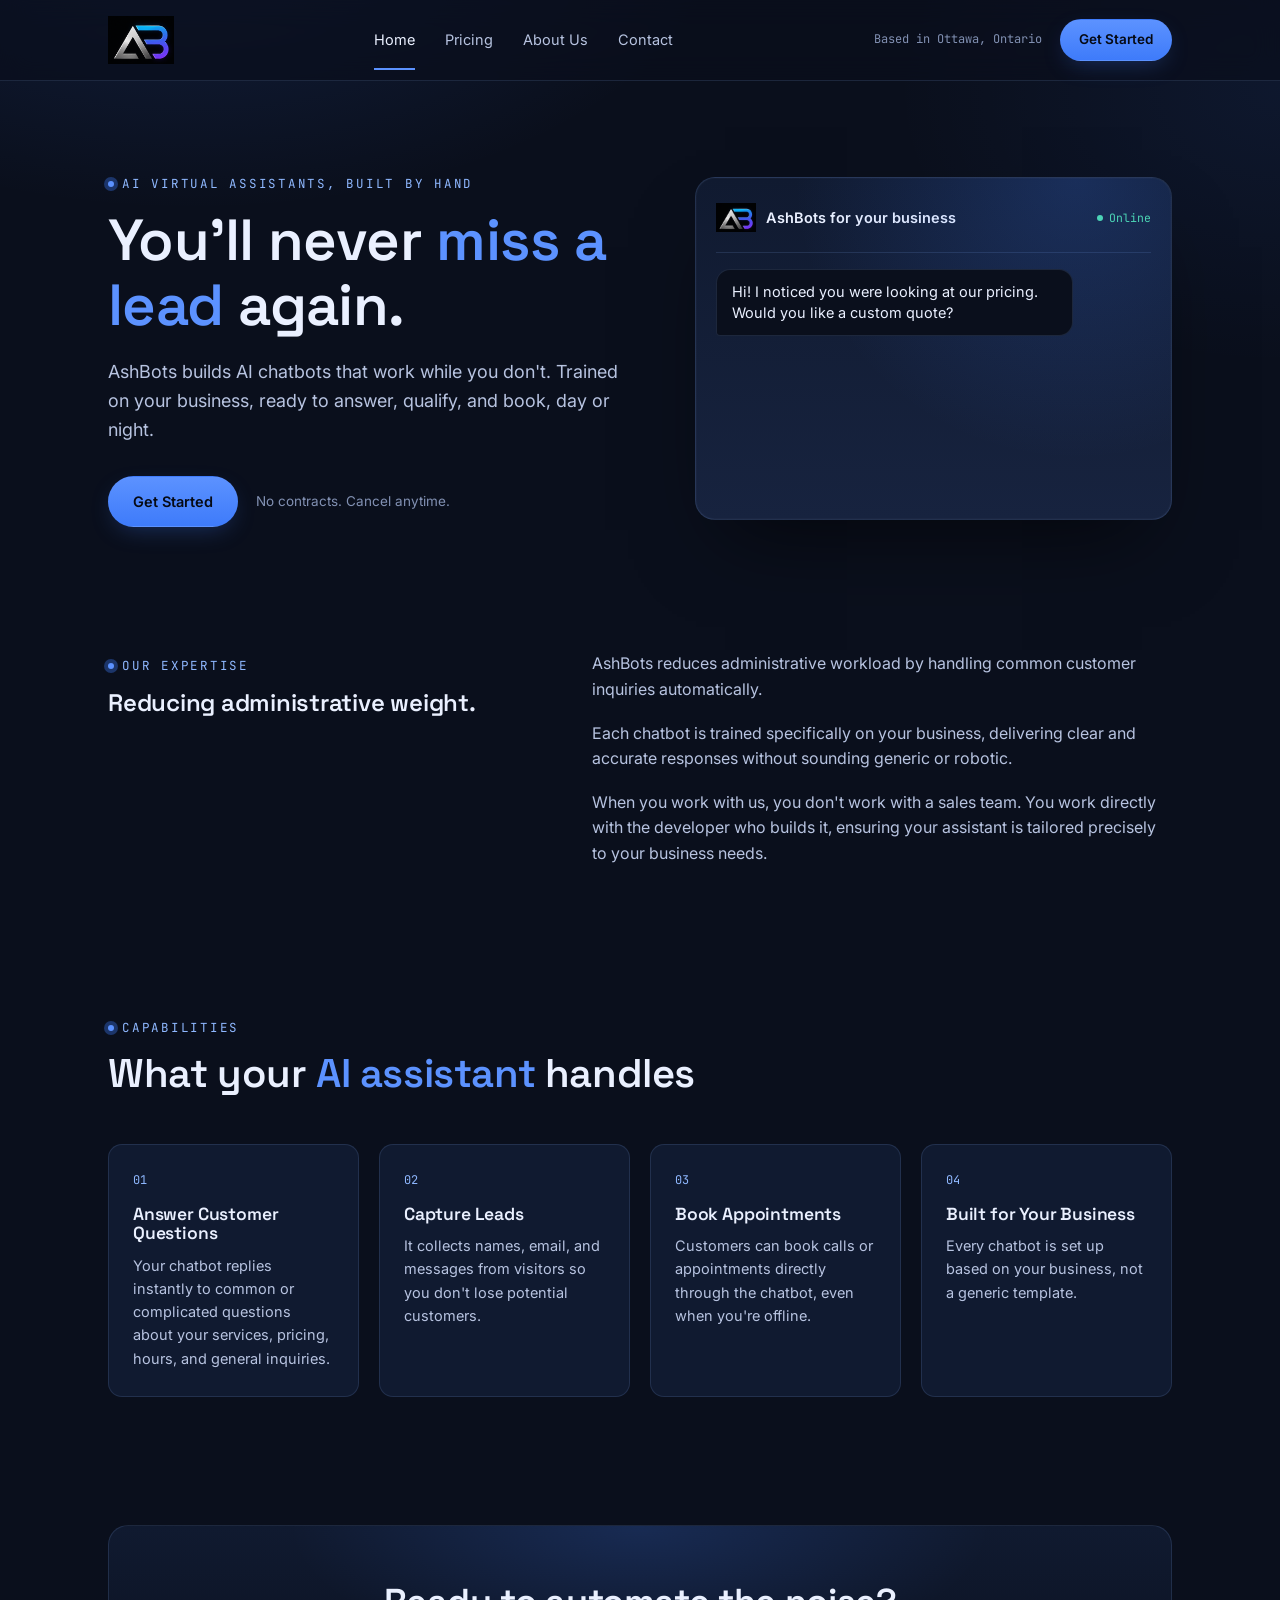
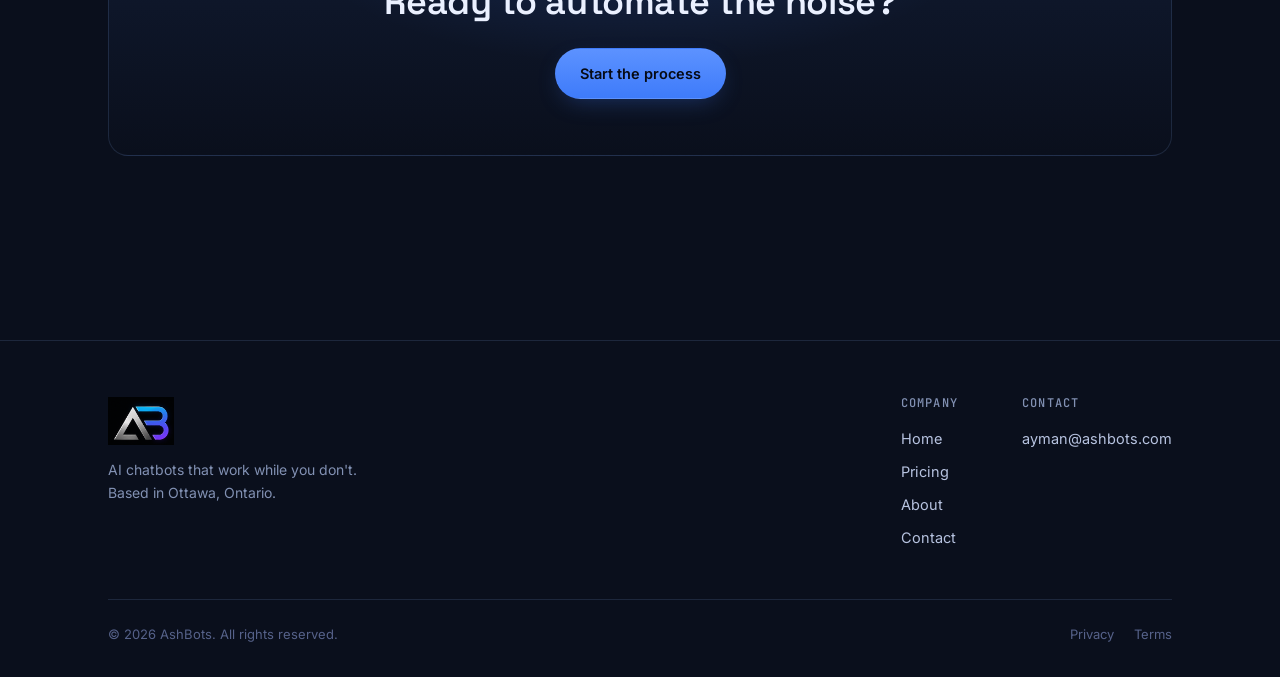
<file: Ashbots/index.html>
<!DOCTYPE html>
<html lang="en">
<head>
<meta charset="UTF-8">
<meta name="viewport" content="width=device-width, initial-scale=1">
<title>AshBots - Custom AI Chatbots for Your Business</title>
<meta name="description" content="Build custom AI chatbots that help businesses reply to customers instantly, capture leads, and handle bookings 24/7. Work directly with the developer who builds it.">
<meta name="keywords" content="AI chatbot, custom chatbot, business automation, lead capture, customer service, 24/7 support">
<link rel="preconnect" href="https://fonts.googleapis.com">
<link href="https://fonts.googleapis.com/css2?family=Space+Grotesk:wght@500;600;700&family=Inter:wght@400;500;600&family=JetBrains+Mono:wght@400;500&display=swap" rel="stylesheet">
<link rel="stylesheet" href="styles.css">
<link rel="icon" type="image/png" href="favicon.png">
</head>
<body>

<header class="site">
  <nav class="nav">
    <a href="index.html" class="brand">
      <img src="logo-icon.png" alt="AshBots" class="brand-logo">
    </a>
    <div class="nav-links">
      <a href="index.html" class="active">Home</a>
      <a href="pricing.html">Pricing</a>
      <a href="about.html">About Us</a>
      <a href="contact.html">Contact</a>
    </div>
    <div class="nav-cta">
      <span class="location-tag">Based in Ottawa, Ontario</span>
      <a href="contact.html" class="btn btn-primary btn-sm">Get Started</a>
    </div>
  </nav>
</header>

<main class="wrap">

  <section class="hero">
    <div>
      <span class="eyebrow">AI virtual assistants, built by hand</span>
      <h1>You'll never <span class="accent">miss a lead</span> again.</h1>
      <p class="sub">AshBots builds AI chatbots that work while you don't. Trained on your business, ready to answer, qualify, and book, day or night.</p>
      <div class="actions">
        <a href="pricing.html" class="btn btn-primary">Get Started</a>
        <span class="fineprint">No contracts. Cancel anytime.</span>
      </div>
    </div>

    <div class="chat-demo">
      <div class="chat-head">
        <div class="chat-avatar">
          <img src="logo-icon.png" alt="AshBots">
        </div>
        <div class="who">AshBots for your business</div>
        <div class="status">Online</div>
      </div>
      <div class="chat-body" id="chatBody"></div>
    </div>
  </section>

  <section id="expertise">
    <div class="split">
      <div>
        <span class="eyebrow">Our Expertise</span>
        <h2>Reducing administrative weight.</h2>
      </div>
      <div class="content-block">
        <p>AshBots reduces administrative workload by handling common customer inquiries automatically.</p>
        <p>Each chatbot is trained specifically on your business, delivering clear and accurate responses without sounding generic or robotic.</p>
        <p>When you work with us, you don't work with a sales team. You work directly with the developer who builds it, ensuring your assistant is tailored precisely to your business needs.</p>
      </div>
    </div>
  </section>

  <section id="handles">
    <div class="section-head">
      <span class="eyebrow">Capabilities</span>
      <h2>What your <span class="accent">AI assistant</span> handles</h2>
    </div>
    <div class="grid-4">
      <div class="card">
        <div class="num">01</div>
        <h3>Answer Customer Questions</h3>
        <p>Your chatbot replies instantly to common or complicated questions about your services, pricing, hours, and general inquiries.</p>
      </div>
      <div class="card">
        <div class="num">02</div>
        <h3>Capture Leads</h3>
        <p>It collects names, email, and messages from visitors so you don't lose potential customers.</p>
      </div>
      <div class="card">
        <div class="num">03</div>
        <h3>Book Appointments</h3>
        <p>Customers can book calls or appointments directly through the chatbot, even when you're offline.</p>
      </div>
      <div class="card">
        <div class="num">04</div>
        <h3>Built for Your Business</h3>
        <p>Every chatbot is set up based on your business, not a generic template.</p>
      </div>
    </div>
  </section>

  <section>
    <div class="cta-band">
      <h2>Ready to automate the noise?</h2>
      <a href="contact.html" class="btn btn-primary">Start the process</a>
    </div>
  </section>

</main>

<footer class="site">
  <div class="wrap">
    <div class="footer-grid">
      <div class="footer-brand">
        <a href="index.html" class="brand">
          <img src="logo-icon.png" alt="AshBots" class="brand-logo">
        </a>
        <p>AI chatbots that work while you don't. Based in Ottawa, Ontario.</p>
      </div>
      <div class="footer-cols">
        <div class="footer-col">
          <h4>Company</h4>
          <a href="index.html">Home</a>
          <a href="pricing.html">Pricing</a>
          <a href="about.html">About</a>
          <a href="contact.html">Contact</a>
        </div>
        <div class="footer-col">
          <h4>Contact</h4>
          <a href="mailto:ayman@ashbots.com">ayman@ashbots.com</a>
        </div>
      </div>
    </div>
    <div class="footer-bottom">
      <span>&copy; 2026 AshBots. All rights reserved.</span>
      <div class="legal">
        <a href="#">Privacy</a>
        <a href="#">Terms</a>
      </div>
    </div>
  </div>
</footer>

<script src="script.js"></script>
</body>
</html>
</file>
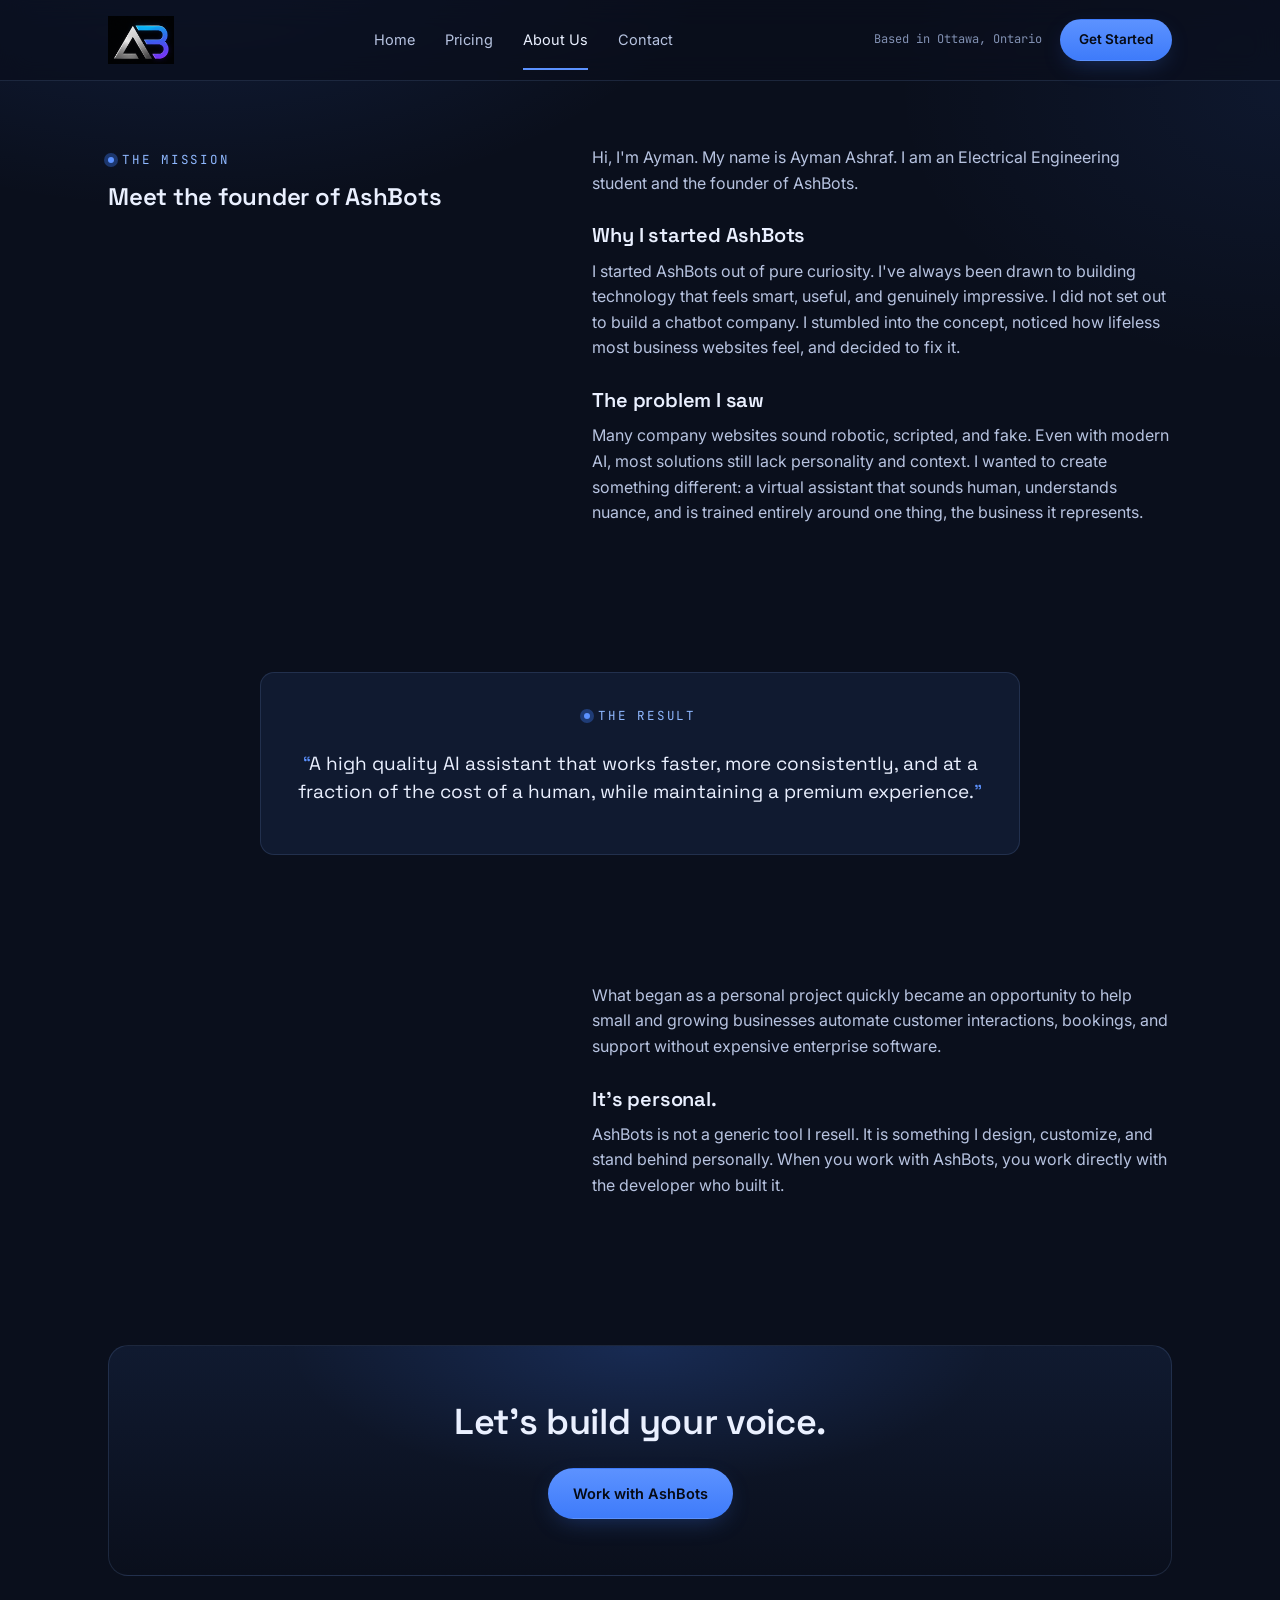
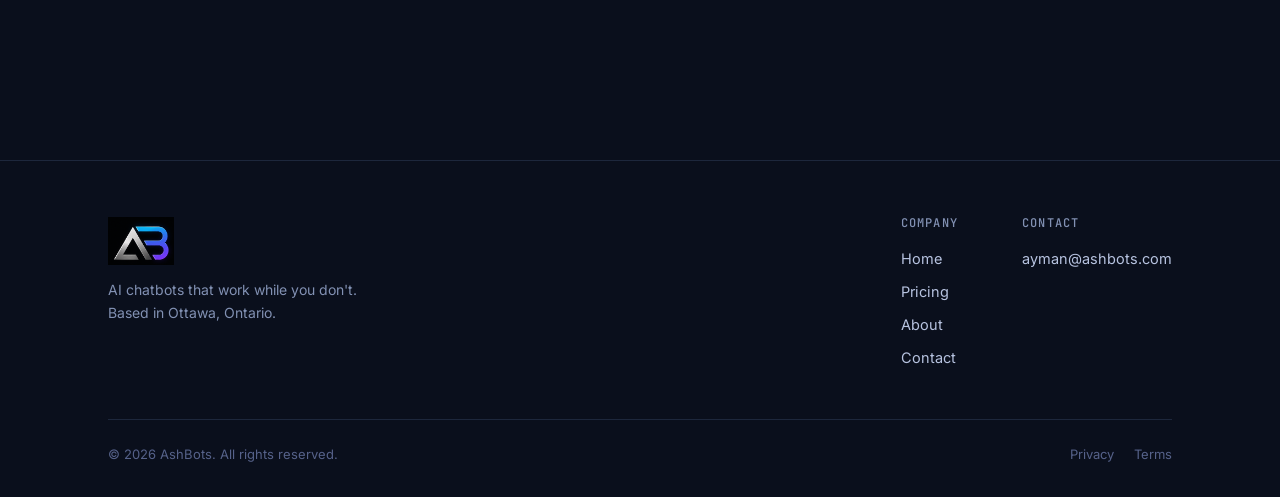
<file: Ashbots/about.html>
<!DOCTYPE html>
<html lang="en">
<head>
<meta charset="UTF-8">
<meta name="viewport" content="width=device-width, initial-scale=1">
<title>About Us - AshBots</title>
<meta name="description" content="Meet Ayman Ashraf, founder of AshBots. Why he started building AI chatbots with personality instead of generic lead capture bots.">
<link rel="preconnect" href="https://fonts.googleapis.com">
<link href="https://fonts.googleapis.com/css2?family=Space+Grotesk:wght@500;600;700&family=Inter:wght@400;500;600&family=JetBrains+Mono:wght@400;500&display=swap" rel="stylesheet">
<link rel="stylesheet" href="styles.css">
<link rel="icon" type="image/png" href="favicon.png">
</head>
<body>

<header class="site">
  <nav class="nav">
    <a href="index.html" class="brand">
      <img src="logo-icon.png" alt="AshBots" class="brand-logo">
    </a>
    <div class="nav-links">
      <a href="index.html">Home</a>
      <a href="pricing.html">Pricing</a>
      <a href="about.html" class="active">About Us</a>
      <a href="contact.html">Contact</a>
    </div>
    <div class="nav-cta">
      <span class="location-tag">Based in Ottawa, Ontario</span>
      <a href="contact.html" class="btn btn-primary btn-sm">Get Started</a>
    </div>
  </nav>
</header>

<main class="wrap">

  <section>
    <div class="split">
      <div>
        <span class="eyebrow">The Mission</span>
        <h2>Meet the founder of AshBots</h2>
      </div>
      <div class="content-block">
        <p>Hi, I'm Ayman. My name is Ayman Ashraf. I am an Electrical Engineering student and the founder of AshBots.</p>

        <h3>Why I started AshBots</h3>
        <p>I started AshBots out of pure curiosity. I've always been drawn to building technology that feels smart, useful, and genuinely impressive. I did not set out to build a chatbot company. I stumbled into the concept, noticed how lifeless most business websites feel, and decided to fix it.</p>

        <h3>The problem I saw</h3>
        <p>Many company websites sound robotic, scripted, and fake. Even with modern AI, most solutions still lack personality and context. I wanted to create something different: a virtual assistant that sounds human, understands nuance, and is trained entirely around one thing, the business it represents.</p>
      </div>
    </div>
  </section>

  <section>
    <div class="stat-panel" style="max-width: 760px; margin: 0 auto; text-align: center;">
      <span class="eyebrow" style="justify-content:center; width:100%;">The Result</span>
      <p class="quote" style="margin-top: 10px;">A high quality AI assistant that works faster, more consistently, and at a fraction of the cost of a human, while maintaining a premium experience.</p>
    </div>
  </section>

  <section>
    <div class="split">
      <div></div>
      <div class="content-block">
        <p>What began as a personal project quickly became an opportunity to help small and growing businesses automate customer interactions, bookings, and support without expensive enterprise software.</p>

        <h3>It's personal.</h3>
        <p>AshBots is not a generic tool I resell. It is something I design, customize, and stand behind personally. When you work with AshBots, you work directly with the developer who built it.</p>
      </div>
    </div>
  </section>

  <section>
    <div class="cta-band">
      <h2>Let's build your voice.</h2>
      <a href="contact.html" class="btn btn-primary">Work with AshBots</a>
    </div>
  </section>

</main>
<footer class="site">
  <div class="wrap">
    <div class="footer-grid">
      <div class="footer-brand">
        <a href="index.html" class="brand">
          <img src="logo-icon.png" alt="AshBots" class="brand-logo">
        </a>
        <p>AI chatbots that work while you don't. Based in Ottawa, Ontario.</p>
      </div>
      <div class="footer-cols">
        <div class="footer-col">
          <h4>Company</h4>
          <a href="index.html">Home</a>
          <a href="pricing.html">Pricing</a>
          <a href="about.html">About</a>
          <a href="contact.html">Contact</a>
        </div>
        <div class="footer-col">
          <h4>Contact</h4>
          <a href="mailto:ayman@ashbots.com">ayman@ashbots.com</a>
        </div>
      </div>
    </div>
    <div class="footer-bottom">
      <span>&copy; 2026 AshBots. All rights reserved.</span>
      <div class="legal">
        <a href="#">Privacy</a>
        <a href="#">Terms</a>
      </div>
    </div>
  </div>
</footer>

<script src="script.js"></script>
</body>
</html>
</file>
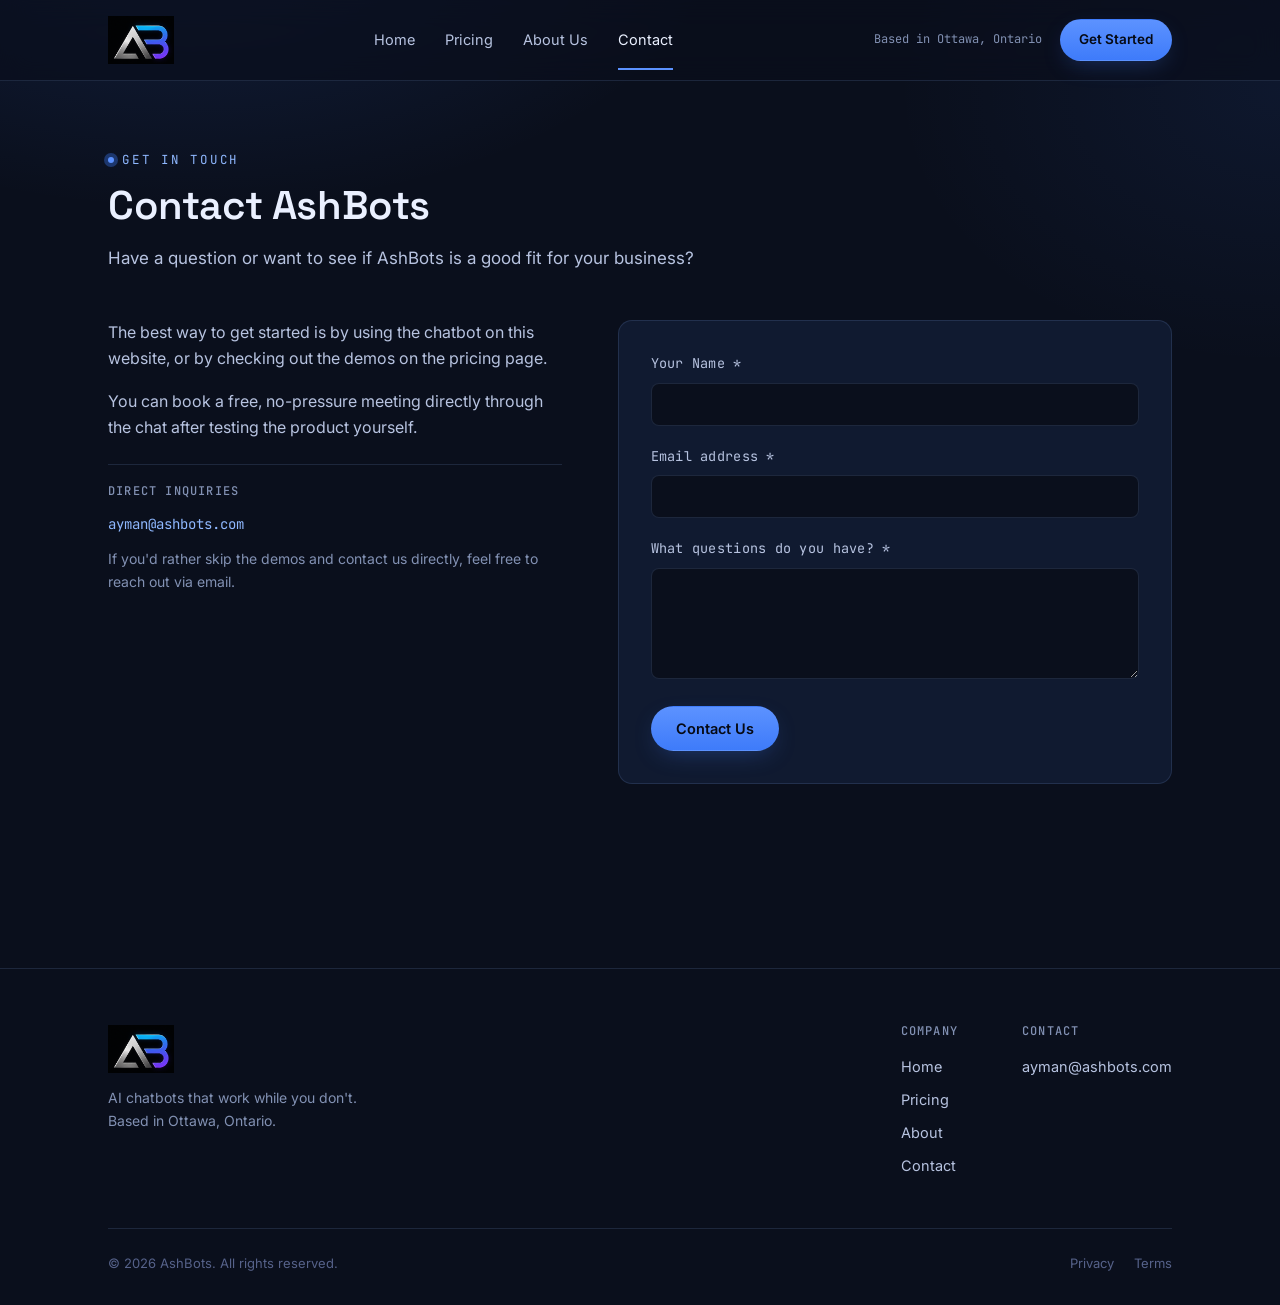
<file: Ashbots/contact.html>
<!DOCTYPE html>
<html lang="en">
<head>
<meta charset="UTF-8">
<meta name="viewport" content="width=device-width, initial-scale=1">
<title>Contact - AshBots</title>
<meta name="description" content="Get in touch with AshBots. Test the chatbot, check the demos, or reach out directly to start your custom AI assistant.">
<link rel="preconnect" href="https://fonts.googleapis.com">
<link href="https://fonts.googleapis.com/css2?family=Space+Grotesk:wght@500;600;700&family=Inter:wght@400;500;600&family=JetBrains+Mono:wght@400;500&display=swap" rel="stylesheet">
<link rel="stylesheet" href="styles.css">
<link rel="icon" type="image/png" href="favicon.png">
</head>
<body>

<header class="site">
  <nav class="nav">
    <a href="index.html" class="brand">
      <img src="logo-icon.png" alt="AshBots" class="brand-logo">
    </a>
    <div class="nav-links">
      <a href="index.html">Home</a>
      <a href="pricing.html">Pricing</a>
      <a href="about.html">About Us</a>
      <a href="contact.html" class="active">Contact</a>
    </div>
    <div class="nav-cta">
      <span class="location-tag">Based in Ottawa, Ontario</span>
      <a href="contact.html" class="btn btn-primary btn-sm">Get Started</a>
    </div>
  </nav>
</header>

<main class="wrap">

  <section>
    <div class="section-head" style="max-width: 620px;">
      <span class="eyebrow">Get in touch</span>
      <h2>Contact AshBots</h2>
      <p class="lead" style="margin-top: 16px;">Have a question or want to see if AshBots is a good fit for your business?</p>
    </div>

    <div class="contact-grid">
      <div>
        <div class="content-block">
          <p>The best way to get started is by using the chatbot on this website, or by checking out the demos on the pricing page.</p>
          <p>You can book a free, no-pressure meeting directly through the chat after testing the product yourself.</p>
        </div>
        <div class="direct-box">
          <h4 style="font-family: var(--font-mono); font-size: 12px; letter-spacing: 0.1em; text-transform: uppercase; color: var(--ink-500); font-weight: 500; margin-bottom: 12px;">Direct Inquiries</h4>
          <a href="mailto:ayman@ashbots.com" class="email">ayman@ashbots.com</a>
          <p style="color: var(--ink-500); font-size: 14px; margin-top: 12px;">If you'd rather skip the demos and contact us directly, feel free to reach out via email.</p>
        </div>
      </div>

      <div class="form-panel">
        <form onsubmit="return false;">
          <div class="field">
            <label for="name">Your Name *</label>
            <input type="text" id="name" name="name" required>
          </div>
          <div class="field">
            <label for="email">Email address *</label>
            <input type="email" id="email" name="email" required>
          </div>
          <div class="field">
            <label for="message">What questions do you have? *</label>
            <textarea id="message" name="message" rows="5" required></textarea>
          </div>
          <button type="submit" class="btn btn-primary">Contact Us</button>
        </form>
      </div>
    </div>
  </section>

</main>

<footer class="site">
  <div class="wrap">
    <div class="footer-grid">
      <div class="footer-brand">
        <a href="index.html" class="brand">
          <img src="logo-icon.png" alt="AshBots" class="brand-logo">
        </a>
        <p>AI chatbots that work while you don't. Based in Ottawa, Ontario.</p>
      </div>
      <div class="footer-cols">
        <div class="footer-col">
          <h4>Company</h4>
          <a href="index.html">Home</a>
          <a href="pricing.html">Pricing</a>
          <a href="about.html">About</a>
          <a href="contact.html">Contact</a>
        </div>
        <div class="footer-col">
          <h4>Contact</h4>
          <a href="mailto:ayman@ashbots.com">ayman@ashbots.com</a>
        </div>
      </div>
    </div>
    <div class="footer-bottom">
      <span>&copy; 2026 AshBots. All rights reserved.</span>
      <div class="legal">
        <a href="#">Privacy</a>
        <a href="#">Terms</a>
      </div>
    </div>
  </div>
</footer>

<script src="script.js"></script>
</body>
</html>
</file>
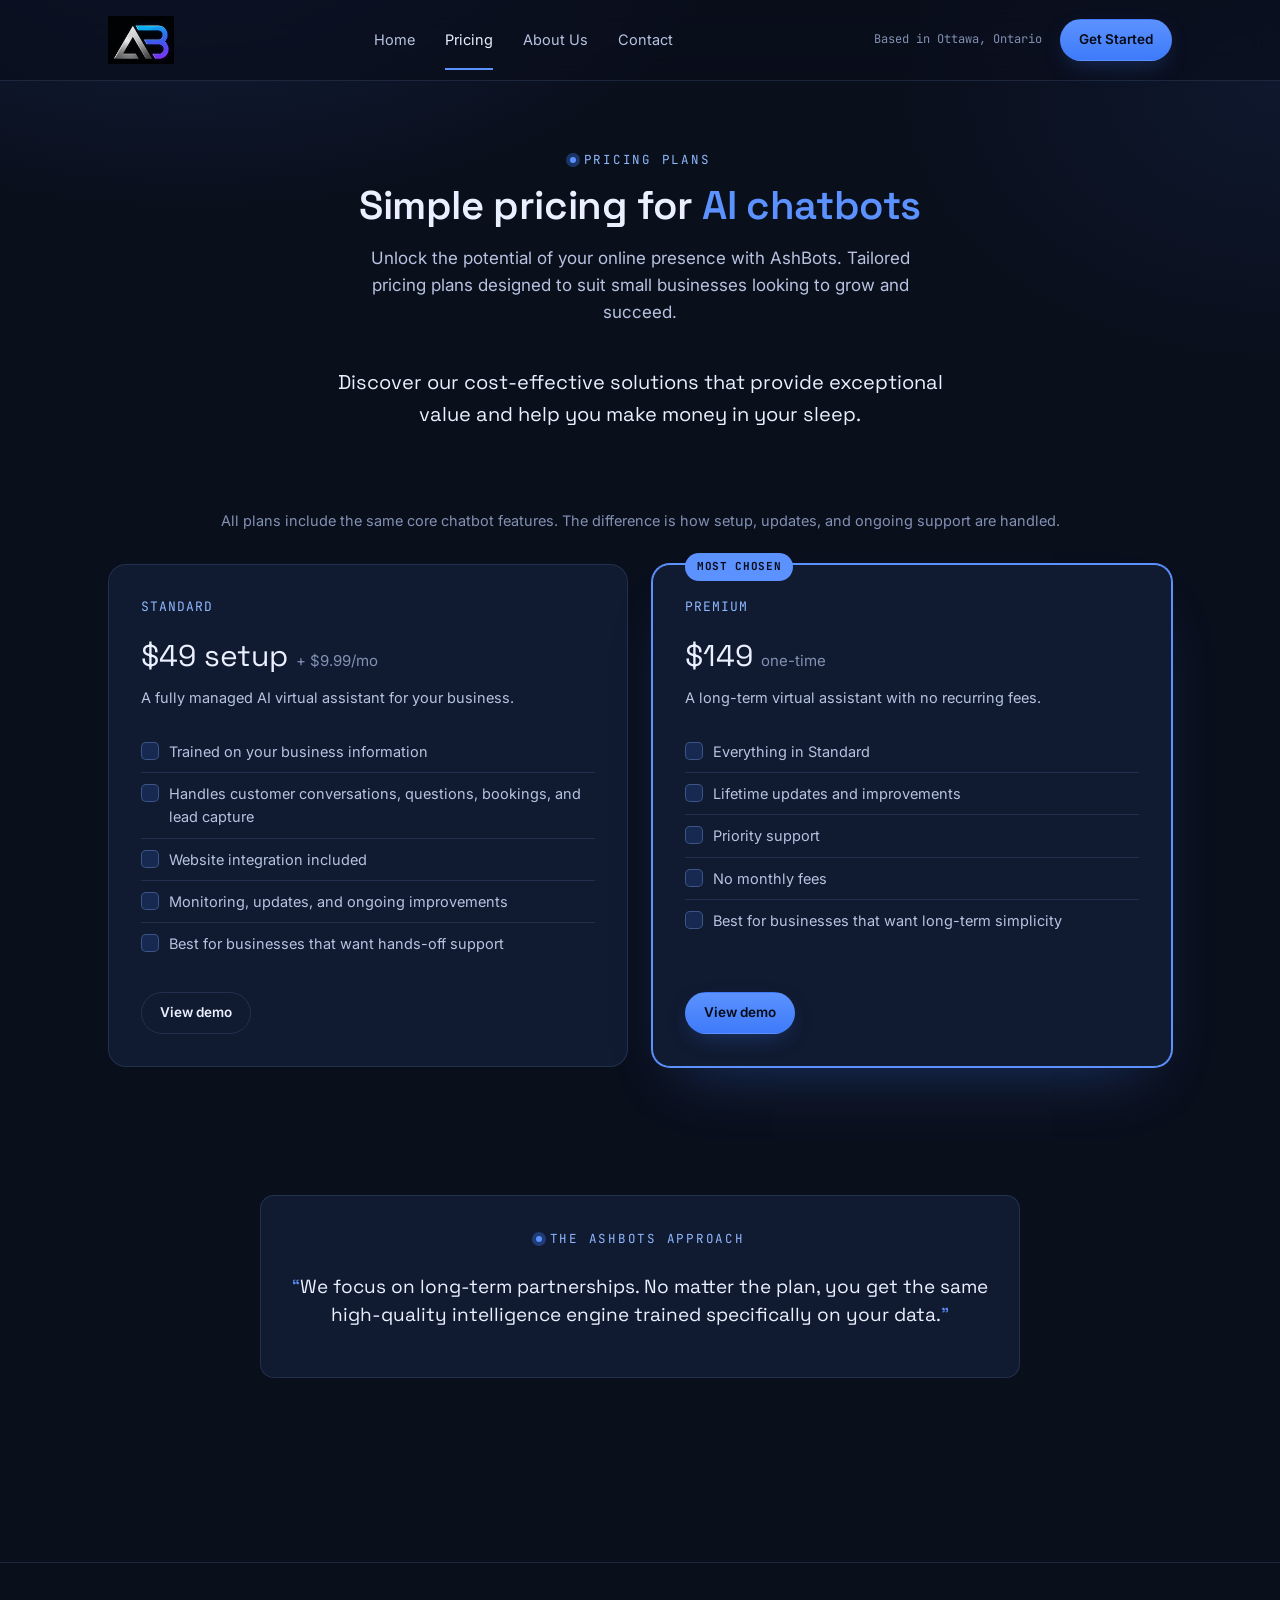
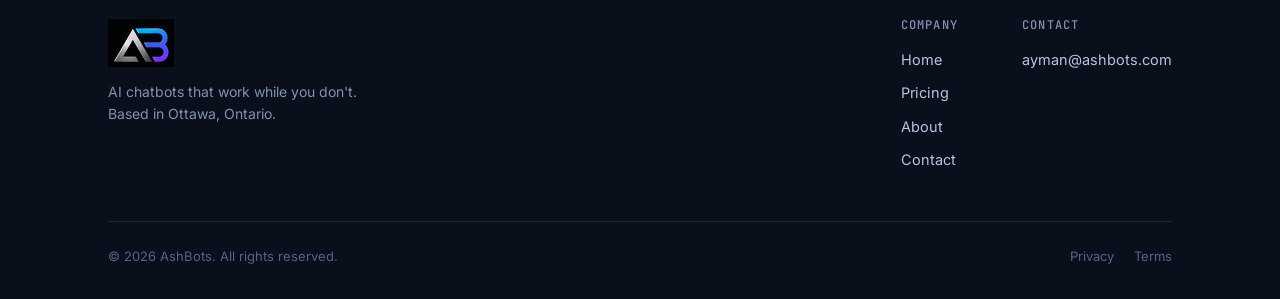
<file: Ashbots/pricing.html>
<!DOCTYPE html>
<html lang="en">
<head>
<meta charset="UTF-8">
<meta name="viewport" content="width=device-width, initial-scale=1">
<title>Pricing - AshBots</title>
<meta name="description" content="Simple, transparent pricing for custom AI chatbots. Standard monthly plan or one-time Premium, no hidden fees.">
<link rel="preconnect" href="https://fonts.googleapis.com">
<link href="https://fonts.googleapis.com/css2?family=Space+Grotesk:wght@500;600;700&family=Inter:wght@400;500;600&family=JetBrains+Mono:wght@400;500&display=swap" rel="stylesheet">
<link rel="stylesheet" href="styles.css">
<link rel="icon" type="image/png" href="favicon.png">
</head>
<body>

<header class="site">
  <nav class="nav">
    <a href="index.html" class="brand">
      <img src="logo-icon.png" alt="AshBots" class="brand-logo">
    </a>
    <div class="nav-links">
      <a href="index.html">Home</a>
      <a href="pricing.html" class="active">Pricing</a>
      <a href="about.html">About Us</a>
      <a href="contact.html">Contact</a>
    </div>
    <div class="nav-cta">
      <span class="location-tag">Based in Ottawa, Ontario</span>
      <a href="contact.html" class="btn btn-primary btn-sm">Get Started</a>
    </div>
  </nav>
</header>

<main class="wrap">

  <section style="padding-bottom: 8px;">
    <div class="section-head" style="margin: 0 auto 40px; text-align: center; max-width: 620px;">
      <span class="eyebrow" style="justify-content:center; width:100%;">Pricing plans</span>
      <h2>Simple pricing for <span class="accent">AI chatbots</span></h2>
      <p class="lead" style="margin: 16px auto 0;">Unlock the potential of your online presence with AshBots. Tailored pricing plans designed to suit small businesses looking to grow and succeed.</p>
    </div>
    <p class="pricing-quote">Discover our cost-effective solutions that provide exceptional value and help you make money in your sleep.</p>
  </section>

  <section style="padding-top: 0;">
    <p style="text-align:center; color: var(--ink-500); font-size: 14.5px; margin-bottom: 32px;">All plans include the same core chatbot features. The difference is how setup, updates, and ongoing support are handled.</p>

    <div class="pricing-grid">
      <div class="plan">
        <div class="plan-name">Standard</div>
        <div class="plan-price">$49 setup <span>+ $9.99/mo</span></div>
        <div class="plan-desc">A fully managed AI virtual assistant for your business.</div>
        <ul class="plan-list">
          <li>Trained on your business information</li>
          <li>Handles customer conversations, questions, bookings, and lead capture</li>
          <li>Website integration included</li>
          <li>Monitoring, updates, and ongoing improvements</li>
          <li>Best for businesses that want hands-off support</li>
        </ul>
        <a href="https://creator.voiceflow.com/share/6849fb64cbc50d231af2dd7d/development" class="btn btn-ghost btn-sm">View demo</a>
      </div>

      <div class="plan featured">
        <div class="plan-name">Premium</div>
        <div class="plan-price">$149 <span>one-time</span></div>
        <div class="plan-desc">A long-term virtual assistant with no recurring fees.</div>
        <ul class="plan-list">
          <li>Everything in Standard</li>
          <li>Lifetime updates and improvements</li>
          <li>Priority support</li>
          <li>No monthly fees</li>
          <li>Best for businesses that want long-term simplicity</li>
        </ul>
        <a href="https://creator.voiceflow.com/share/694ebb90f022b1214650bbf2/development" class="btn btn-primary btn-sm">View demo</a>
      </div>
    </div>
  </section>

  <section>
    <div class="stat-panel" style="max-width: 760px; margin: 0 auto; text-align: center;">
      <span class="eyebrow" style="justify-content:center; width:100%;">The AshBots Approach</span>
      <p class="quote" style="margin-top: 10px;">We focus on long-term partnerships. No matter the plan, you get the same high-quality intelligence engine trained specifically on your data.</p>
    </div>
  </section>

</main>

<footer class="site">
  <div class="wrap">
    <div class="footer-grid">
      <div class="footer-brand">
        <a href="index.html" class="brand">
          <img src="logo-icon.png" alt="AshBots" class="brand-logo">
        </a>
        <p>AI chatbots that work while you don't. Based in Ottawa, Ontario.</p>
      </div>
      <div class="footer-cols">
        <div class="footer-col">
          <h4>Company</h4>
          <a href="index.html">Home</a>
          <a href="pricing.html">Pricing</a>
          <a href="about.html">About</a>
          <a href="contact.html">Contact</a>
        </div>
        <div class="footer-col">
          <h4>Contact</h4>
          <a href="mailto:ayman@ashbots.com">ayman@ashbots.com</a>
        </div>
      </div>
    </div>
    <div class="footer-bottom">
      <span>&copy; 2026 AshBots. All rights reserved.</span>
      <div class="legal">
        <a href="#">Privacy</a>
        <a href="#">Terms</a>
      </div>
    </div>
  </div>
</footer>

<script src="script.js"></script>
</body>
</html>
</file>
<file: Ashbots/styles.css>
/* ============================================================
   AshBots — Design tokens
   ============================================================ */
:root {
  --navy-950: #05080f;
  --navy-900: #0a0f1c;
  --navy-800: #101a30;
  --navy-700: #17233f;
  --line: rgba(143, 184, 255, 0.14);

  --blue-500: #3e7bfa;
  --blue-400: #5c92ff;
  --blue-300: #8fb8ff;
  --blue-glow: rgba(62, 123, 250, 0.35);

  --ink-100: #eaf0ff;
  --ink-300: #b7c3e0;
  --ink-500: #8291b3;
  --ink-700: #56628a;

  --font-display: "Space Grotesk", "Inter", sans-serif;
  --font-body: "Inter", -apple-system, BlinkMacSystemFont, sans-serif;
  --font-mono: "JetBrains Mono", ui-monospace, monospace;

  --radius: 14px;
  --radius-sm: 8px;
  --container: 1120px;
}

* { box-sizing: border-box; }

html { scroll-behavior: smooth; }

@media (prefers-reduced-motion: reduce) {
  html { scroll-behavior: auto; }
  * { animation-duration: 0.01ms !important; animation-iteration-count: 1 !important; transition-duration: 0.01ms !important; }
}

body {
  margin: 0;
  background: var(--navy-900);
  background-image:
    radial-gradient(ellipse 900px 500px at 15% -10%, rgba(62,123,250,0.16), transparent 60%),
    radial-gradient(ellipse 700px 500px at 100% 10%, rgba(62,123,250,0.08), transparent 55%);
  background-attachment: fixed;
  color: var(--ink-100);
  font-family: var(--font-body);
  font-size: 16px;
  line-height: 1.6;
  -webkit-font-smoothing: antialiased;
}

a { color: inherit; text-decoration: none; }

img { max-width: 100%; display: block; }

.wrap {
  max-width: var(--container);
  margin: 0 auto;
  padding: 0 28px;
}

h1, h2, h3, h4 {
  font-family: var(--font-display);
  font-weight: 600;
  line-height: 1.12;
  letter-spacing: -0.01em;
  margin: 0;
}

.eyebrow {
  font-family: var(--font-mono);
  font-size: 12.5px;
  letter-spacing: 0.14em;
  text-transform: uppercase;
  color: var(--blue-300);
  display: inline-flex;
  align-items: center;
  gap: 8px;
  margin-bottom: 14px;
}

.eyebrow::before {
  content: "";
  width: 6px;
  height: 6px;
  border-radius: 50%;
  background: var(--blue-400);
  box-shadow: 0 0 0 4px var(--blue-glow);
}

p.lead {
  color: var(--ink-300);
  font-size: 17px;
  max-width: 54ch;
}

/* ---------- Buttons ---------- */
.btn {
  display: inline-flex;
  align-items: center;
  gap: 8px;
  padding: 13px 24px;
  border-radius: 999px;
  font-family: var(--font-body);
  font-weight: 600;
  font-size: 14.5px;
  cursor: pointer;
  border: 1px solid transparent;
  transition: transform 0.18s ease, box-shadow 0.18s ease, background 0.18s ease, border-color 0.18s ease;
  white-space: nowrap;
}
.btn:hover { transform: translateY(-1px); }

.btn-primary {
  background: linear-gradient(180deg, var(--blue-400), var(--blue-500));
  color: #060a14;
  box-shadow: 0 8px 24px -8px var(--blue-glow);
}
.btn-primary:hover { box-shadow: 0 12px 30px -6px var(--blue-glow); }

.btn-ghost {
  background: transparent;
  border-color: var(--line);
  color: var(--ink-100);
}
.btn-ghost:hover { border-color: var(--blue-400); background: rgba(62,123,250,0.08); }

.btn-sm { padding: 9px 18px; font-size: 13.5px; }

/* ---------- Nav ---------- */
header.site {
  position: sticky;
  top: 0;
  z-index: 40;
  backdrop-filter: blur(14px);
  background: rgba(10, 15, 28, 0.72);
  border-bottom: 1px solid var(--line);
}
.nav {
  display: flex;
  align-items: center;
  justify-content: space-between;
  padding: 16px 28px;
  max-width: var(--container);
  margin: 0 auto;
}
.brand {
  display: flex;
  align-items: center;
  gap: 10px;
  font-family: var(--font-display);
  font-weight: 700;
  font-size: 18px;
  letter-spacing: -0.01em;
}
.brand .mark {
  width: 28px;
  height: 28px;
  border-radius: 8px;
  background: linear-gradient(135deg, var(--blue-400), #1b3a8a);
  display: grid;
  place-items: center;
  font-family: var(--font-mono);
  font-size: 13px;
  color: #060a14;
  font-weight: 700;
  box-shadow: 0 0 0 1px rgba(255,255,255,0.06) inset;
}
.nav-links {
  display: flex;
  align-items: center;
  gap: 30px;
}
.nav-links a {
  font-size: 14.5px;
  color: var(--ink-300);
  transition: color 0.15s ease;
  position: relative;
}
.nav-links a:hover { color: var(--ink-100); }
.nav-links a.active { color: var(--ink-100); }
.nav-links a.active::after {
  content: "";
  position: absolute;
  left: 0; right: 0; bottom: -18px;
  height: 2px;
  background: var(--blue-400);
}
.nav-cta { display: flex; align-items: center; gap: 18px; }
.location-tag {
  font-family: var(--font-mono);
  font-size: 12px;
  color: var(--ink-500);
}
.nav-toggle { display: none; }

@media (max-width: 860px) {
  .nav-links { display: none; }
  .location-tag { display: none; }
}

/* ---------- Footer ---------- */
footer.site {
  border-top: 1px solid var(--line);
  margin-top: 120px;
  padding: 56px 0 32px;
}
.footer-grid {
  display: flex;
  justify-content: space-between;
  gap: 40px;
  flex-wrap: wrap;
  padding-bottom: 40px;
}
.footer-brand p {
  color: var(--ink-500);
  font-size: 14px;
  max-width: 32ch;
  margin-top: 14px;
}
.footer-cols {
  display: flex;
  gap: 64px;
  flex-wrap: wrap;
}
.footer-col h4 {
  font-family: var(--font-mono);
  font-size: 12px;
  letter-spacing: 0.1em;
  text-transform: uppercase;
  color: var(--ink-500);
  font-weight: 500;
  margin-bottom: 16px;
}
.footer-col a, .footer-col span {
  display: block;
  color: var(--ink-300);
  font-size: 14.5px;
  margin-bottom: 10px;
}
.footer-col a:hover { color: var(--blue-300); }
.footer-bottom {
  display: flex;
  justify-content: space-between;
  align-items: center;
  padding-top: 24px;
  border-top: 1px solid var(--line);
  font-size: 13px;
  color: var(--ink-700);
  flex-wrap: wrap;
  gap: 12px;
}
.footer-bottom .legal { display: flex; gap: 20px; }
.footer-bottom .legal a { color: var(--ink-700); }
.footer-bottom .legal a:hover { color: var(--ink-300); }

/* ---------- Hero ---------- */
.hero {
  padding: 88px 0 60px;
  display: grid;
  grid-template-columns: 1.05fr 0.95fr;
  gap: 60px;
  align-items: center;
}
.hero h1 {
  font-size: clamp(38px, 5vw, 58px);
  color: var(--ink-100);
}
.hero h1 .accent { color: var(--blue-400); }
.hero .sub {
  margin-top: 20px;
  color: var(--ink-300);
  font-size: 18px;
}
.hero .actions {
  margin-top: 32px;
  display: flex;
  align-items: center;
  gap: 18px;
}
.hero .fineprint {
  font-size: 13.5px;
  color: var(--ink-500);
}

@media (max-width: 900px) {
  .hero { grid-template-columns: 1fr; padding-top: 48px; }
}

/* ---------- Chat demo (signature element) ---------- */
.chat-demo {
  background: linear-gradient(180deg, var(--navy-800), var(--navy-700));
  border: 1px solid var(--line);
  border-radius: 20px;
  padding: 20px;
  box-shadow: 0 40px 80px -30px rgba(0,0,0,0.6), 0 0 0 1px rgba(255,255,255,0.02) inset;
  position: relative;
  overflow: hidden;
}
.chat-demo::before {
  content: "";
  position: absolute;
  inset: -1px;
  background: radial-gradient(circle at 80% 0%, var(--blue-glow), transparent 55%);
  opacity: 0.6;
  pointer-events: none;
}
.chat-head {
  display: flex;
  align-items: center;
  gap: 10px;
  padding-bottom: 14px;
  margin-bottom: 16px;
  border-bottom: 1px solid var(--line);
}
.chat-avatar {
  width: 40px;
  height: 40px;
  display: flex;
  align-items: center;
  justify-content: center;
}

.chat-avatar img {
  width: 100%;
  height: 100%;
  object-fit: contain;
}
.chat-head .who { font-size: 14.5px; font-weight: 600; }
.chat-head .status {
  font-family: var(--font-mono);
  font-size: 11.5px;
  color: #4ee6a8;
  display: flex; align-items: center; gap: 6px;
  margin-left: auto;
}
.chat-head .status::before {
  content: ""; width: 6px; height: 6px; border-radius: 50%; background: #4ee6a8;
}
.chat-body {
  display: flex;
  flex-direction: column;
  gap: 12px;
  min-height: 230px;
}
.bubble {
  max-width: 82%;
  padding: 11px 15px;
  border-radius: 14px;
  font-size: 14.5px;
  line-height: 1.5;
  opacity: 0;
  transform: translateY(8px);
  animation: rise 0.5s ease forwards;
}
.bubble.bot {
  background: var(--navy-900);
  border: 1px solid var(--line);
  border-bottom-left-radius: 4px;
  align-self: flex-start;
  color: var(--ink-100);
}
.bubble.user {
  background: linear-gradient(180deg, var(--blue-400), var(--blue-500));
  border-bottom-right-radius: 4px;
  align-self: flex-end;
  color: #060a14;
  font-weight: 500;
}
.bubble.system {
  align-self: center;
  background: rgba(78, 230, 168, 0.1);
  border: 1px solid rgba(78, 230, 168, 0.3);
  color: #4ee6a8;
  font-family: var(--font-mono);
  font-size: 12px;
  padding: 6px 14px;
  border-radius: 999px;
}
.typing {
  align-self: flex-start;
  display: flex;
  gap: 4px;
  padding: 13px 16px;
  background: var(--navy-900);
  border: 1px solid var(--line);
  border-radius: 14px;
  border-bottom-left-radius: 4px;
  opacity: 0;
  animation: rise 0.4s ease forwards;
}
.typing span {
  width: 6px; height: 6px; border-radius: 50%;
  background: var(--ink-500);
  animation: bounce 1.2s infinite ease-in-out;
}
.typing span:nth-child(2) { animation-delay: 0.15s; }
.typing span:nth-child(3) { animation-delay: 0.3s; }

@keyframes rise { to { opacity: 1; transform: translateY(0); } }
@keyframes bounce { 0%, 60%, 100% { transform: translateY(0); opacity: 0.5;} 30% { transform: translateY(-4px); opacity: 1; } }

/* ---------- Sections ---------- */
section { padding: 64px 0; }
.section-head { max-width: 640px; margin-bottom: 48px; }
.section-head h2 { font-size: clamp(28px, 3.4vw, 40px); }
.section-head .accent { color: var(--blue-400); }

/* ---------- Cards / grid ---------- */
.grid-4 {
  display: grid;
  grid-template-columns: repeat(4, 1fr);
  gap: 20px;
}
@media (max-width: 980px) { .grid-4 { grid-template-columns: repeat(2, 1fr); } }
@media (max-width: 600px) { .grid-4 { grid-template-columns: 1fr; } }

.card {
  background: var(--navy-800);
  border: 1px solid var(--line);
  border-radius: var(--radius);
  padding: 26px 24px;
  transition: border-color 0.2s ease, transform 0.2s ease;
}
.card:hover { border-color: rgba(143,184,255,0.32); transform: translateY(-3px); }
.card .num {
  font-family: var(--font-mono);
  font-size: 12px;
  color: var(--blue-300);
  margin-bottom: 14px;
}
.card h3 { font-size: 17.5px; margin-bottom: 10px; }
.card p { color: var(--ink-300); font-size: 14.5px; margin: 0; }

/* ---------- Split content block ---------- */
.split {
  display: grid;
  grid-template-columns: 0.85fr 1.15fr;
  gap: 56px;
  align-items: start;
}
@media (max-width: 900px) { .split { grid-template-columns: 1fr; } }

.stat-panel {
  background: var(--navy-800);
  border: 1px solid var(--line);
  border-radius: var(--radius);
  padding: 28px;
}
.stat-panel .quote {
  font-family: var(--font-display);
  font-size: 19px;
  line-height: 1.5;
  color: var(--ink-100);
}
.stat-panel .quote::before { content: "\201C"; color: var(--blue-400); }
.stat-panel .quote::after { content: "\201D"; color: var(--blue-400); }

.content-block p { color: var(--ink-300); margin: 0 0 18px; }
.content-block h3 { font-size: 20px; margin: 28px 0 12px; color: var(--ink-100); }
.content-block h3:first-child { margin-top: 0; }

/* ---------- CTA band ---------- */
.cta-band {
  border: 1px solid var(--line);
  border-radius: 20px;
  padding: 56px 48px;
  text-align: center;
  background: linear-gradient(180deg, var(--navy-800), var(--navy-900));
  position: relative;
  overflow: hidden;
}
.cta-band::before {
  content: "";
  position: absolute;
  inset: 0;
  background: radial-gradient(ellipse 500px 200px at 50% 0%, var(--blue-glow), transparent 70%);
  opacity: 0.5;
}
.cta-band h2 { font-size: clamp(26px, 3.4vw, 36px); position: relative; }
.cta-band .btn { margin-top: 26px; position: relative; }

/* ---------- Pricing ---------- */
.pricing-grid {
  display: grid;
  grid-template-columns: 1fr 1fr;
  gap: 24px;
  align-items: stretch;
}
@media (max-width: 800px) { .pricing-grid { grid-template-columns: 1fr; } }

.plan {
  background: var(--navy-800);
  border: 1px solid var(--line);
  border-radius: 18px;
  padding: 32px;
  display: flex;
  flex-direction: column;
}
.plan.featured {
  border-color: var(--blue-400);
  box-shadow: 0 0 0 1px var(--blue-400), 0 30px 60px -30px var(--blue-glow);
  position: relative;
}
.plan.featured::before {
  content: "Most chosen";
  position: absolute;
  top: -12px; left: 32px;
  background: var(--blue-400);
  color: #060a14;
  font-family: var(--font-mono);
  font-size: 11px;
  letter-spacing: 0.06em;
  text-transform: uppercase;
  padding: 5px 12px;
  border-radius: 999px;
  font-weight: 700;
}
.plan-name { font-family: var(--font-mono); font-size: 13px; letter-spacing: 0.08em; text-transform: uppercase; color: var(--blue-300); margin-bottom: 14px; }
.plan-price { font-family: var(--font-display); font-size: 30px; margin-bottom: 6px; color: var(--ink-100); }
.plan-price span { font-size: 15px; color: var(--ink-500); font-family: var(--font-body); font-weight: 400; }
.plan-desc { color: var(--ink-300); font-size: 14.5px; margin-bottom: 22px; }
.plan-list { list-style: none; margin: 0 0 28px; padding: 0; flex: 1; }
.plan-list li {
  display: flex;
  gap: 10px;
  align-items: flex-start;
  font-size: 14.5px;
  color: var(--ink-300);
  padding: 9px 0;
  border-top: 1px solid var(--line);
}
.plan-list li:first-child { border-top: none; }
.plan-list li::before {
  content: "";
  flex-shrink: 0;
  width: 16px; height: 16px;
  margin-top: 2px;
  border-radius: 5px;
  background: rgba(62,123,250,0.16);
  border: 1px solid rgba(143,184,255,0.3);
}
.plan .btn { align-self: flex-start; }

.pricing-note {
  margin-top: 36px;
  text-align: center;
  color: var(--ink-500);
  font-size: 14.5px;
}
.pricing-quote {
  font-family: var(--font-display);
  font-size: 20px;
  text-align: center;
  color: var(--ink-100);
  max-width: 620px;
  margin: 0 auto 56px;
}

/* ---------- Contact form ---------- */
.contact-grid {
  display: grid;
  grid-template-columns: 0.9fr 1.1fr;
  gap: 56px;
}
@media (max-width: 900px) { .contact-grid { grid-template-columns: 1fr; } }

.form-panel {
  background: var(--navy-800);
  border: 1px solid var(--line);
  border-radius: var(--radius);
  padding: 32px;
}
.field { margin-bottom: 20px; }
.field label {
  display: block;
  font-size: 13.5px;
  color: var(--ink-300);
  margin-bottom: 8px;
  font-family: var(--font-mono);
  letter-spacing: 0.02em;
}
.field input, .field textarea {
  width: 100%;
  background: var(--navy-900);
  border: 1px solid var(--line);
  border-radius: var(--radius-sm);
  padding: 12px 14px;
  color: var(--ink-100);
  font-family: var(--font-body);
  font-size: 14.5px;
  resize: vertical;
  transition: border-color 0.15s ease;
}
.field input:focus, .field textarea:focus {
  outline: none;
  border-color: var(--blue-400);
}
.direct-box {
  border-top: 1px solid var(--line);
  margin-top: 24px;
  padding-top: 20px;
}
.direct-box .email {
  font-family: var(--font-mono);
  color: var(--blue-300);
  font-size: 14px;
}
.brand-logo {
    height: 48px;
    width: auto;
    display: block;
}
</file>
